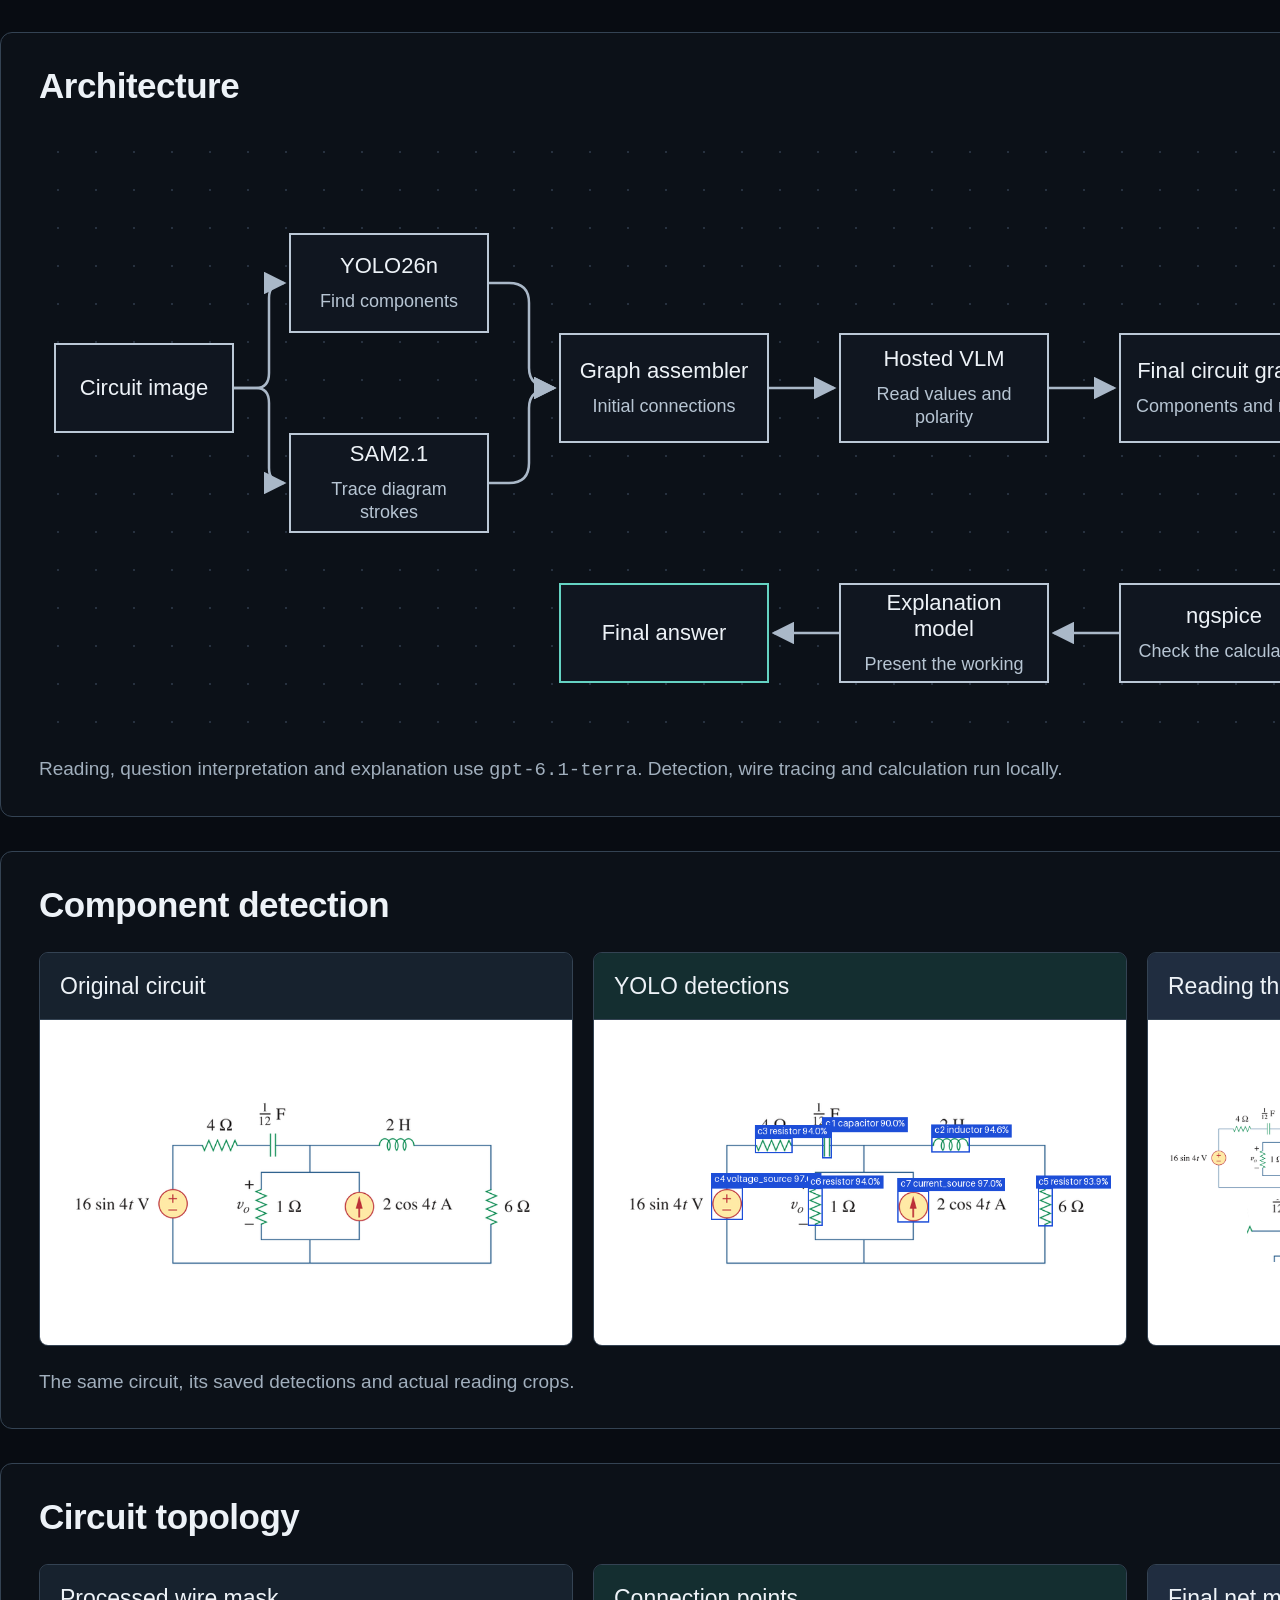
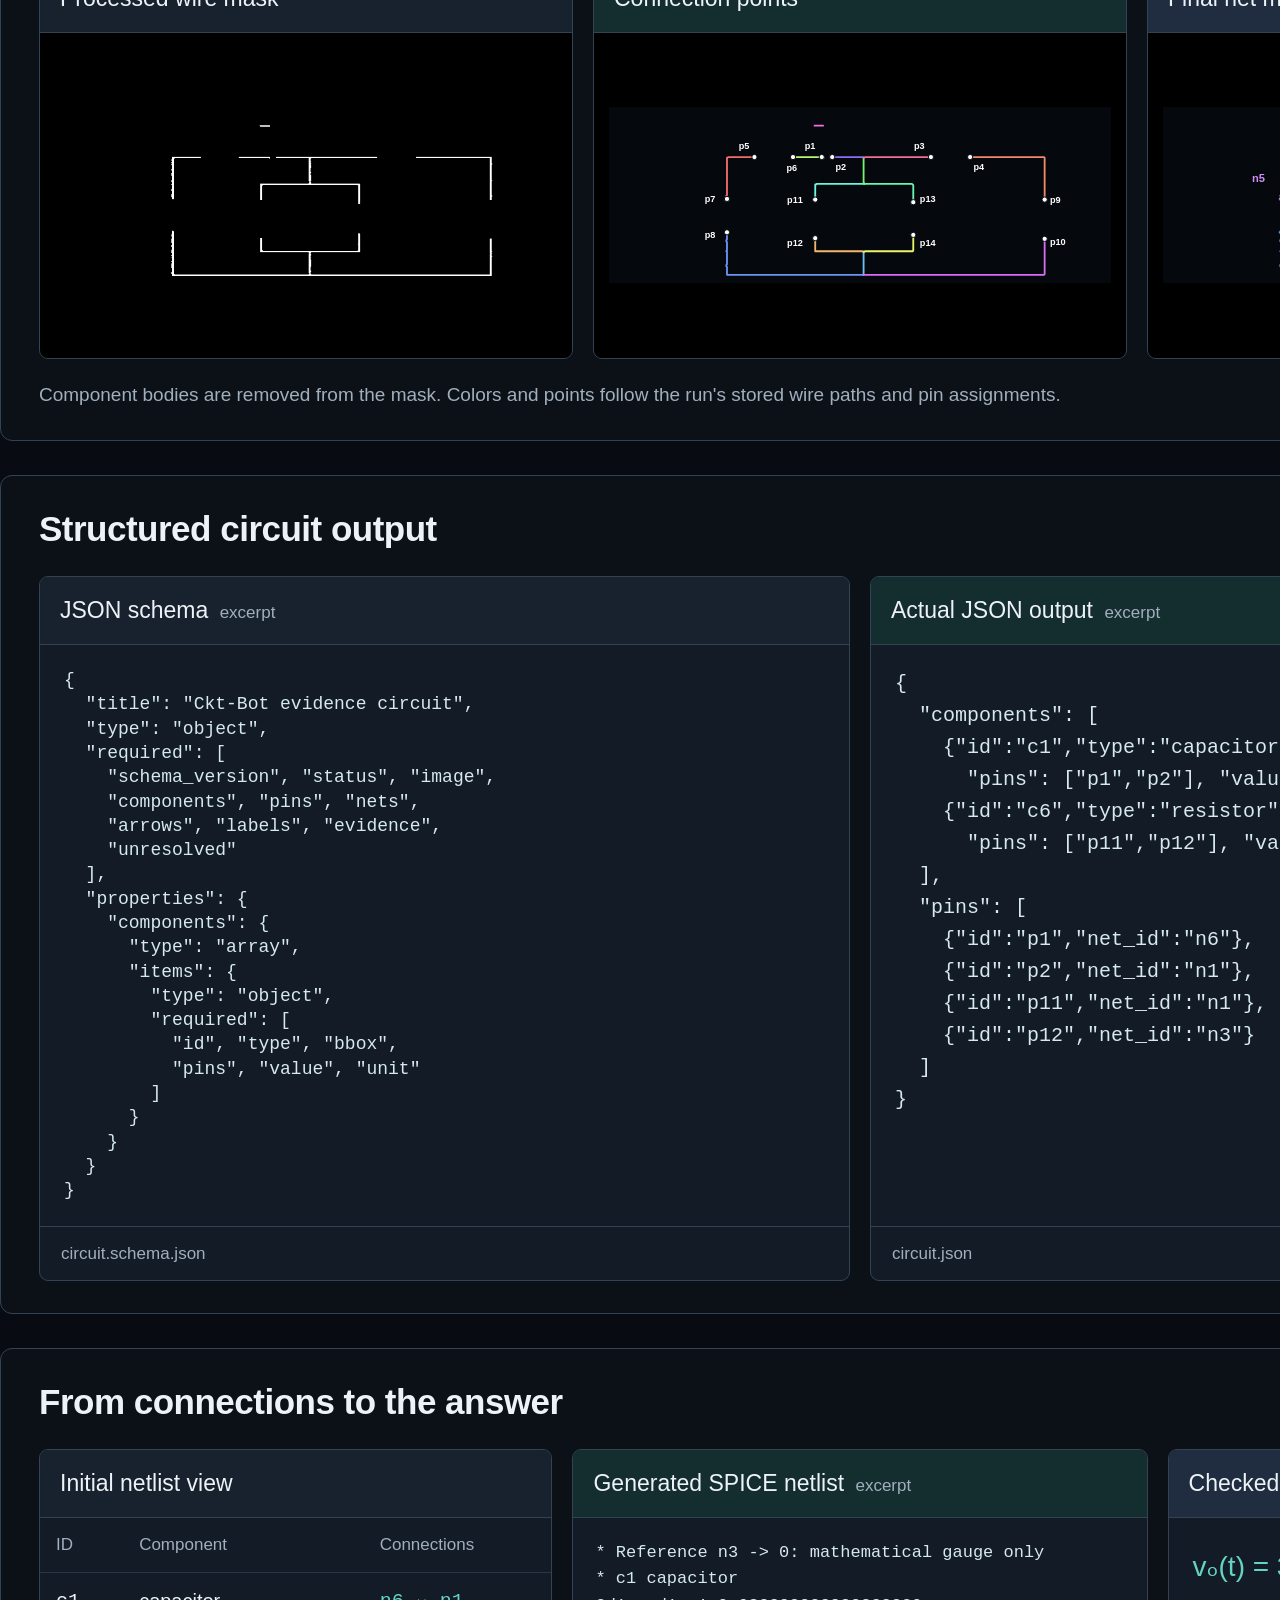
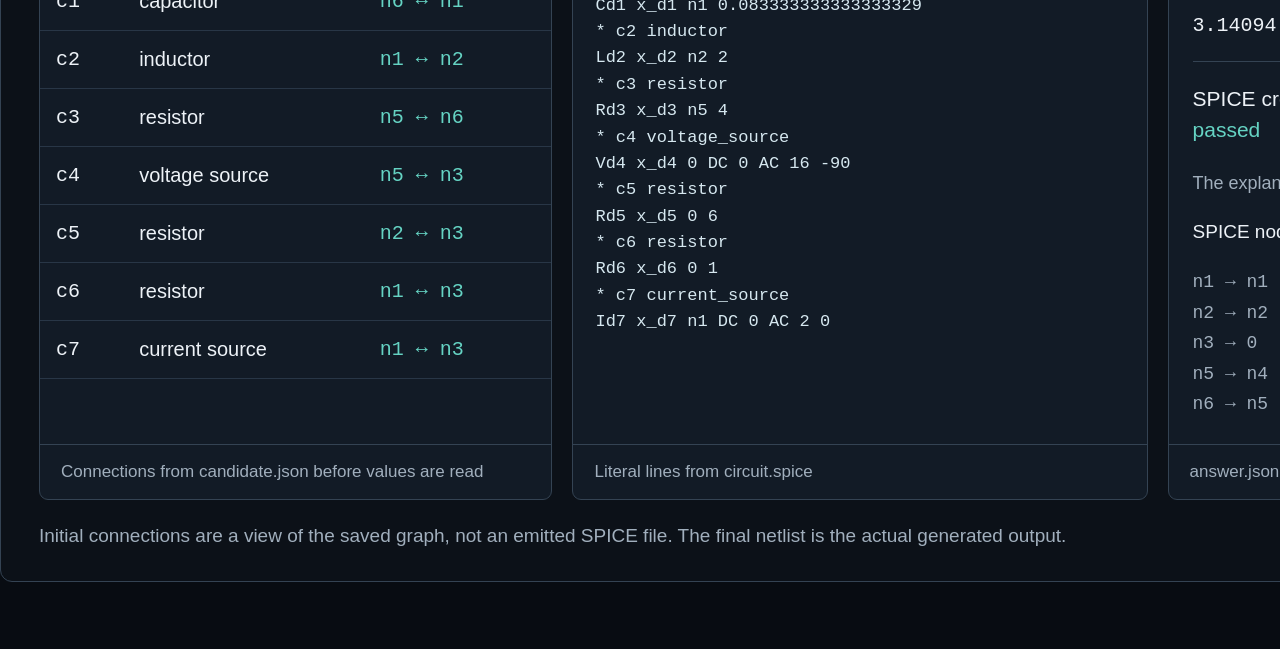
<file: docs/visuals/index.html>
<!doctype html>
<html lang="en">
<head>
  <meta charset="utf-8">
  <meta name="viewport" content="width=device-width, initial-scale=1">
  <title>Ckt-Bot pipeline</title>
  <link rel="stylesheet" href="styles.css">
</head>
<body>
<main>
  <section id="architecture" class="phase">
    <h1>Architecture</h1>
    <div class="architecture" aria-label="Current Ckt-Bot pipeline">
      <svg class="connectors" viewBox="0 0 1640 600" aria-hidden="true">
        <defs><marker id="arrow" markerWidth="9" markerHeight="9" refX="8" refY="4.5" orient="auto"><path d="M0 0L9 4.5L0 9Z" fill="#aab8c8"/></marker></defs>
        <g fill="none" stroke="#aab8c8" stroke-width="2.5" marker-end="url(#arrow)">
          <path d="M195 255H217Q230 255 230 240V165Q230 150 245 150"/>
          <path d="M195 255H217Q230 255 230 270V335Q230 350 245 350"/>
          <path d="M450 150H470Q490 150 490 170V235Q490 255 515 255"/>
          <path d="M450 350H470Q490 350 490 330V275Q490 255 515 255"/>
          <path d="M730 255H795"/><path d="M1010 255H1075"/>
          <path d="M1290 255H1355"/><path d="M1480 120V195"/>
          <path d="M1480 310V445"/><path d="M1360 500H1295"/>
          <path d="M1080 500H1015"/><path d="M800 500H735"/>
        </g>
      </svg>
      <div class="node input" style="left:15px;top:210px;width:180px;height:90px"><strong>Circuit image</strong></div>
      <div class="node" style="left:250px;top:100px"><strong>YOLO26n</strong><span>Find components</span></div>
      <div class="node" style="left:250px;top:300px"><strong>SAM2.1</strong><span>Trace diagram strokes</span></div>
      <div class="node" style="left:520px;top:200px;width:210px;height:110px"><strong>Graph assembler</strong><span>Initial connections</span></div>
      <div class="node" style="left:800px;top:200px;width:210px;height:110px"><strong>Hosted VLM</strong><span>Read values and polarity</span></div>
      <div class="node" style="left:1080px;top:200px;width:210px;height:110px"><strong>Final circuit graph</strong><span>Components and nets</span></div>
      <div class="node" style="left:1360px;top:40px;width:240px;height:80px"><strong>User question</strong></div>
      <div class="node" style="left:1360px;top:200px;width:240px;height:110px"><strong>Question model</strong><span>Select what to calculate</span></div>
      <div class="node" style="left:1360px;top:450px;width:240px"><strong>SymPy</strong><span>Calculate</span></div>
      <div class="node" style="left:1080px;top:450px;width:210px"><strong>ngspice</strong><span>Check the calculation</span></div>
      <div class="node" style="left:800px;top:450px;width:210px"><strong>Explanation model</strong><span>Present the working</span></div>
      <div class="node answer" style="left:520px;top:450px;width:210px"><strong>Final answer</strong></div>
    </div>
    <p class="caption">Reading, question interpretation and explanation use <span class="mono" id="model-name"></span>. Detection, wire tracing and calculation run locally.</p>
  </section>

  <section id="components" class="phase">
    <h1>Component detection</h1>
    <div class="cards three">
      <article class="card"><h2>Original circuit</h2><div class="image white"><img data-asset="source" alt="Input AC circuit"></div></article>
      <article class="card"><h2>YOLO detections</h2><div class="image white"><img data-asset="detections" alt="Actual detected component boxes"></div></article>
      <article class="card"><h2>Reading the component details</h2><div class="crops"><img data-asset="reading_c1" alt="Actual capacitor reading crop"><img data-asset="reading_c4" alt="Actual source reading crop"></div></article>
    </div>
    <p class="caption">The same circuit, its saved detections and actual reading crops.</p>
  </section>

  <section id="topology" class="phase">
    <h1>Circuit topology</h1>
    <div class="cards three">
      <article class="card"><h2>Processed wire mask</h2><div class="image black"><img data-asset="wire_mask" alt="Actual processed conductor mask"></div></article>
      <article class="card"><h2>Connection points</h2><div class="image black"><img data-asset="connection_points" alt="Stored wire paths with actual pin anchors"></div></article>
      <article class="card"><h2>Final net mapping</h2><div class="image black"><img data-asset="net_mapping" alt="Wire paths colored by the saved net assignments"></div></article>
    </div>
    <p class="caption">Component bodies are removed from the mask. Colors and points follow the run's stored wire paths and pin assignments.</p>
  </section>

  <section id="json-output" class="phase">
    <h1>Structured circuit output</h1>
    <div class="cards two">
      <article class="card"><h2>JSON schema <small>excerpt</small></h2><pre id="schema-code"></pre><p class="source-label">circuit.schema.json</p></article>
      <article class="card"><h2>Actual JSON output <small>excerpt</small></h2><pre id="output-code"></pre><p class="source-label">circuit.json</p></article>
    </div>
  </section>

  <section id="analysis" class="phase">
    <h1>From connections to the answer</h1>
    <div class="cards analysis-grid">
      <article class="card"><h2>Initial netlist view</h2><div id="initial-connections"></div><p class="source-label">Connections from candidate.json before values are read</p></article>
      <article class="card"><h2>Generated SPICE netlist <small>excerpt</small></h2><pre id="spice-code"></pre><p class="source-label">Literal lines from circuit.spice</p></article>
      <article class="card"><h2>Checked answer</h2><div class="result"><p id="time-answer" class="formula"></p><p id="complex-answer" class="complex"></p><div class="check">SPICE cross-check <strong id="crosscheck-status"></strong></div><p class="muted">The explanation uses this recorded result.</p><h3>SPICE node names</h3><div id="node-aliases" class="mono"></div></div><p class="source-label">answer.json and spice-result.json</p></article>
    </div>
    <p class="caption">Initial connections are a view of the saved graph, not an emitted SPICE file. The final netlist is the actual generated output.</p>
  </section>
</main>
<script>
fetch('run-data.json').then(response => {if (!response.ok) throw Error('Run data could not be loaded');return response.json();}).then(data => {
  document.querySelector('#model-name').textContent = data.metadata.model;
  document.querySelectorAll('[data-asset]').forEach(img => img.src = data.assets[img.dataset.asset]);
  const schema = data.schema_excerpt;
  const component = schema.properties.components.items;
  const arrayLines = (items, width) => {
    const lines=[];
    for (let i=0;i<items.length;i+=width) lines.push(items.slice(i,i+width).map(item=>JSON.stringify(item)).join(', '));
    return lines;
  };
  document.querySelector('#schema-code').textContent = '{\n  "title": '+JSON.stringify(schema.title)+',\n  "type": '+JSON.stringify(schema.type)+',\n  "required": [\n'+arrayLines(schema.required,3).map(line=>'    '+line).join(',\n')+'\n  ],\n  "properties": {\n    "components": {\n      "type": "array",\n      "items": {\n        "type": "object",\n        "required": [\n'+arrayLines(component.required,3).map(line=>'          '+line).join(',\n')+'\n        ]\n      }\n    }\n  }\n}';
  const rows = data.final_circuit_excerpt.components.map(c => ({id:c.id,type:c.type,pins:c.pins,value:c.value,unit:c.unit}));
  const pins = data.final_circuit_excerpt.pins.map(p => ({id:p.id,net_id:p.net_id}));
  document.querySelector('#output-code').textContent = '{\n  "components": [\n' + rows.map(c => '    '+JSON.stringify({id:c.id,type:c.type}).slice(0,-1)+',\n      "pins": '+JSON.stringify(c.pins)+', "value": '+JSON.stringify(c.value)+', "unit": '+JSON.stringify(c.unit)+'}').join(',\n') + '\n  ],\n  "pins": [\n' + pins.map(p => '    '+JSON.stringify(p)).join(',\n') + '\n  ]\n}';
  const table = document.createElement('table');
  const header = document.createElement('tr');['ID','Component','Connections'].forEach(label => {const th=document.createElement('th');th.textContent=label;header.append(th);});table.append(header);
  data.initial_connections.forEach(row => {const tr=document.createElement('tr');[row.component,row.type.replaceAll('_',' '),row.pins.map(p=>p.net).join(' ↔ ')].forEach(text=>{const td=document.createElement('td');td.textContent=text;tr.append(td);});table.append(tr);});
  document.querySelector('#initial-connections').append(table);
  const spice = data.spice_netlist.split('\n');
  const literalExcerpt = spice.filter(line => /^(\* Reference|\* c\d|[CRLVI]d\d)/.test(line));
  document.querySelector('#spice-code').textContent=literalExcerpt.join('\n');
  const q=data.answer_summary.quantity;
  const sign=q.phase_degrees<0?'−':'+';
  document.querySelector('#time-answer').textContent='vₒ(t) = '+q.magnitude.toFixed(5)+' cos('+data.answer_summary.angular_frequency_rad_s+'t '+sign+' '+Math.abs(q.phase_degrees).toFixed(4)+'°) V';
  document.querySelector('#complex-answer').textContent=q.real.toFixed(5)+' '+(q.imaginary<0?'−':'+')+' j'+Math.abs(q.imaginary).toFixed(5)+' V';
  document.querySelector('#crosscheck-status').textContent=data.answer_summary.numerical_verification.crosscheck_status;
  const aliases=data.spice_node_mapping;
  const map=aliases.nodes || aliases;
  document.querySelector('#node-aliases').textContent=Object.entries(map).map(([a,b])=>a+' → '+b).join('\n');
  document.documentElement.dataset.ready='true';
}).catch(error=>{document.body.dataset.error=error.message;throw error;});
</script>
</body>
</html>
</file>
<file: docs/visuals/styles.css>
:root {
  color-scheme:dark;
  --bg:#0c1118;
  --panel:#121b26;
  --border:#344353;
  --text:#edf2f7;
  --muted:#a1afbd;
  --accent:#65d3c3;
}

* {
  box-sizing:border-box;
}

body {
  margin:0;
  background:#080c12;
  color:var(--text);
  font-family:Arial,Helvetica,sans-serif;
}

main {
  width:1720px;
  margin:0 auto;
  padding:32px 0;
}

.phase {
  width:1720px;
  margin-bottom:34px;
  padding:32px 38px;
  background:var(--bg);
  border:1px solid var(--border);
  border-radius:12px;
}

h1 {
  font-size:35px;
  line-height:1.2;
  margin:0 0 26px;
  font-weight:600;
  letter-spacing:-.5px;
}

h2 {
  font-size:23px;
  line-height:1.25;
  margin:0;
  padding:19px 20px;
  background:#17222e;
  border-bottom:1px solid var(--border);
  font-weight:500;
}

small {
  font-size:17px;
  color:var(--muted);
  font-weight:400;
  margin-left:5px;
}

.cards {
  display:grid;
  gap:20px;
}

.three {
  grid-template-columns:repeat(3,minmax(0,1fr));
}

.two {
  grid-template-columns:repeat(2,minmax(0,1fr));
}

.card {
  min-width:0;
  overflow:hidden;
  border:1px solid var(--border);
  border-radius:9px;
  background:var(--panel);
  display:flex;
  flex-direction:column;
}

.card:nth-child(2) h2 {
  background:#142e30;
}

.card:nth-child(3) h2 {
  background:#202d40;
}

.image {
  height:325px;
  padding:15px;
  display:flex;
  align-items:center;
  justify-content:center;
}

.image img {
  display:block;
  max-width:100%;
  max-height:100%;
  width:100%;
  height:100%;
  object-fit:contain;
}

.white {
  background:white;
}

.black {
  background:#000;
}

.crops {
  display:grid;
  height:325px;
  grid-template-columns:1fr 1fr;
  gap:8px;
  background:white;
  padding:12px;
}

.crops img {
  width:100%;
  height:100%;
  min-width:0;
  object-fit:contain;
}

.caption {
  font-size:19px;
  line-height:1.4;
  color:var(--muted);
  margin:23px 0 0;
}

.mono,pre {
  font-family:Menlo,Consolas,monospace;
}

.architecture {
  height:600px;
  width:1640px;
  position:relative;
  background-image:radial-gradient(#27313f 1.5px,transparent 1.5px);
  background-size:38px 38px;
}

.connectors {
  position:absolute;
  inset:0;
  width:100%;
  height:100%;
}

.node {
  position:absolute;
  width:200px;
  height:100px;
  border:2px solid #bbc8d6;
  background:#101620;
  display:flex;
  flex-direction:column;
  align-items:center;
  justify-content:center;
  gap:10px;
  padding:13px;
  text-align:center;
}

.node strong {
  font-size:22px;
  font-weight:500;
  line-height:1.2;
}

.node span {
  font-size:18px;
  line-height:1.3;
  color:#b7c5d3;
}

.node.answer {
  border-color:var(--accent);
}

pre {
  white-space:pre-wrap;
  overflow-wrap:anywhere;
  font-size:19px;
  line-height:1.45;
  margin:0;
  padding:23px 24px;
  color:#d6e8f0;
  tab-size:2;
}

#schema-code {
  font-size:18px;
  line-height:1.35;
}

#json-output .card {
  min-height:620px;
}

#output-code {
  font-size:20px;
  line-height:1.6;
}

.source-label {
  margin:auto 0 0;
  padding:15px 21px;
  font-size:17px;
  line-height:1.4;
  color:var(--muted);
  border-top:1px solid var(--border);
}

.analysis-grid {
  grid-template-columns:1fr 1.12fr 1fr;
}

.analysis-grid .card {
  min-height:530px;
}

table {
  border-collapse:collapse;
  width:100%;
  font-size:20px;
}

th,td {
  padding:17px 16px;
  text-align:left;
  border-bottom:1px solid #283646;
}

th {
  color:var(--muted);
  font-size:17px;
  font-weight:400;
}

td:first-child,td:last-child {
  font-family:Menlo,Consolas,monospace;
}

td:last-child {
  white-space:nowrap;
  color:var(--accent);
}

#spice-code {
  font-size:17px;
  line-height:1.55;
  padding:22px;
}

.result {
  padding:24px;
  display:flex;
  flex-direction:column;
  gap:24px;
}

.formula {
  font-size:28px;
  line-height:1.6;
  margin:3px 0 0;
  color:var(--accent);
}

.complex {
  font-family:Menlo,Consolas,monospace;
  font-size:20px;
  margin:0;
}

.check {
  font-size:21px;
  line-height:1.5;
  border-top:1px solid var(--border);
  padding-top:21px;
}

.check strong {
  display:block;
  font-weight:500;
  color:var(--accent);
}

.muted {
  font-size:18px;
  color:var(--muted);
  line-height:1.5;
  margin:0;
}

h3 {
  font-size:19px;
  font-weight:500;
  margin:0;
}

#node-aliases {
  white-space:pre-wrap;
  line-height:1.7;
  color:var(--muted);
  font-size:18px;
}
</file>
